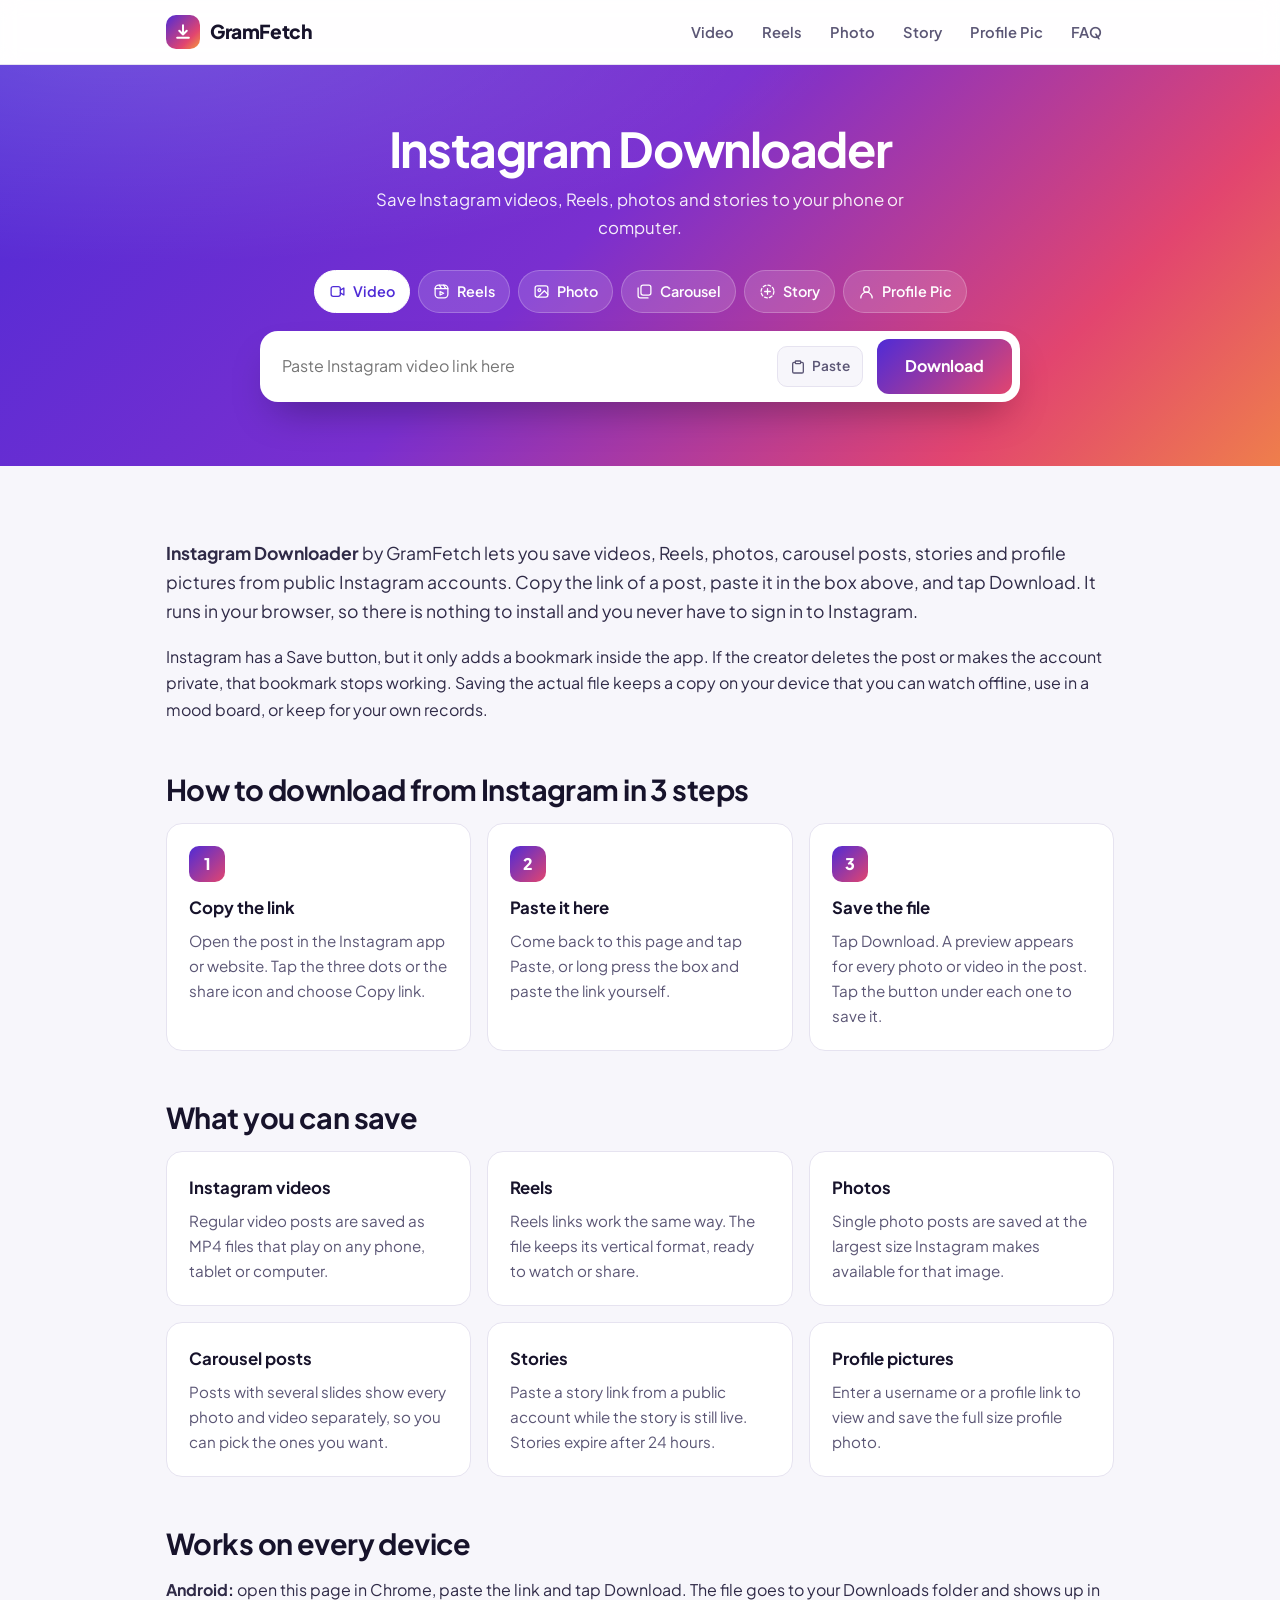
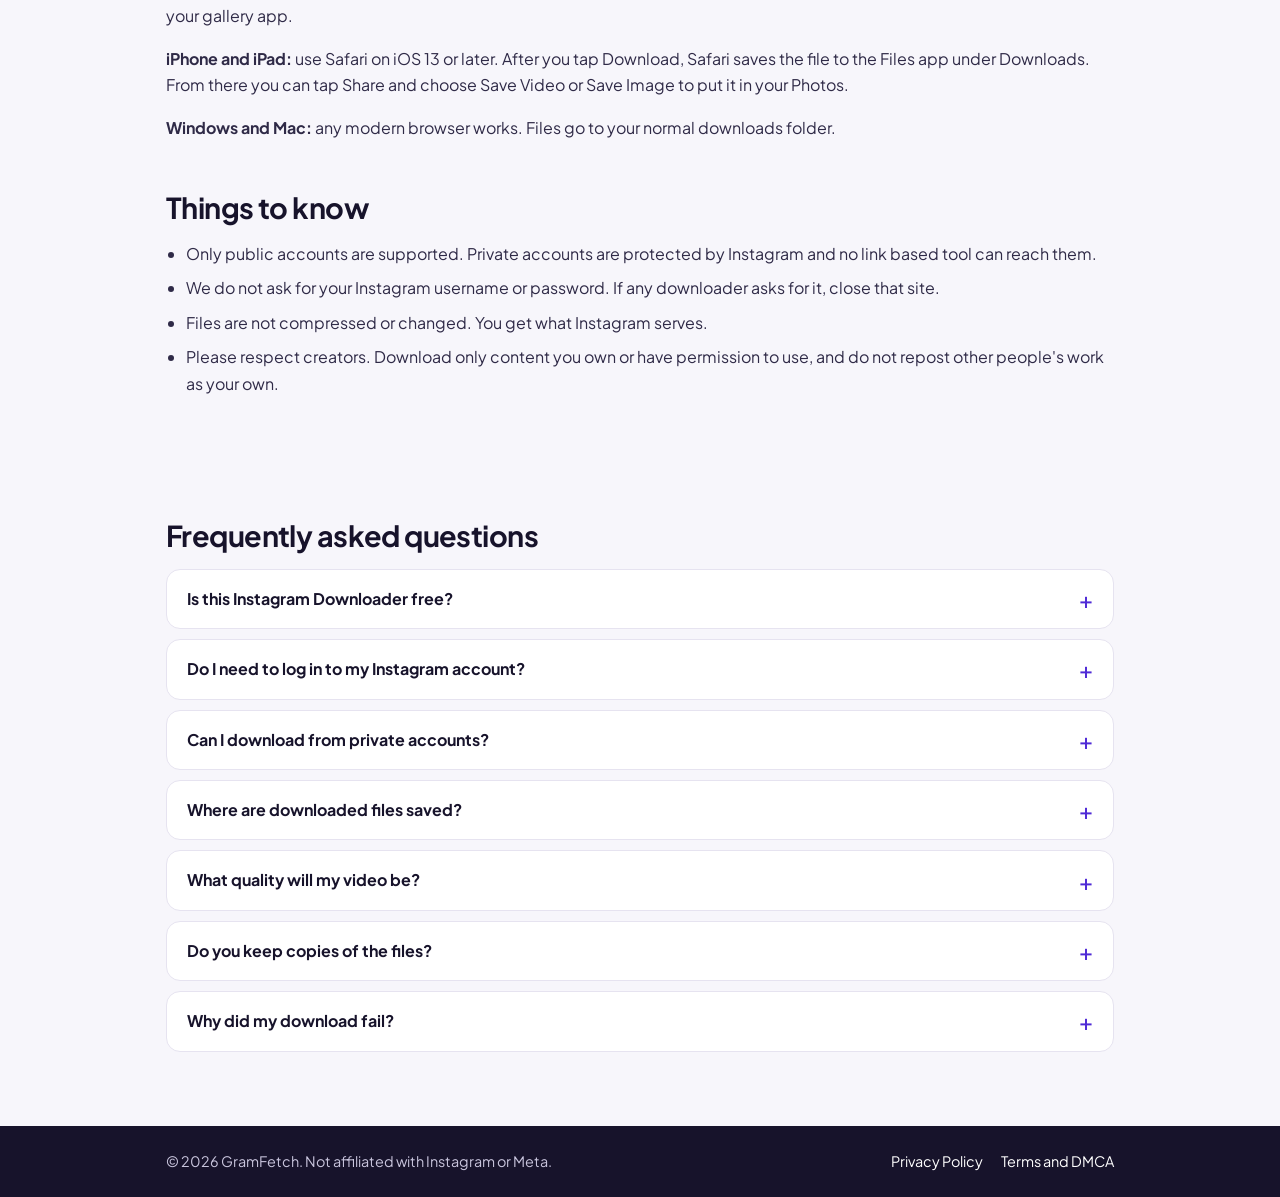
<file: index.html>
<!DOCTYPE html>
<html lang="en">
<head>
<meta charset="utf-8">
<meta name="viewport" content="width=device-width, initial-scale=1">
<title>Instagram Downloader: Save Videos, Reels, Photos and Stories | GramFetch</title>
<meta name="description" content="Free Instagram Downloader. Paste a link to save Instagram videos, Reels, photos, carousel posts, stories and profile pictures. No login and no app needed.">
<link rel="canonical" href="https://www.example.com/">
<meta property="og:type" content="website">
<meta property="og:title" content="Instagram Downloader | GramFetch">
<meta property="og:description" content="Save Instagram videos, Reels, photos and stories by pasting a link. Free, no login.">
<meta property="og:url" content="https://www.example.com/">
<meta name="theme-color" content="#4f2bd6">
<link rel="icon" href="favicon.svg" type="image/svg+xml">
<link rel="preconnect" href="https://fonts.googleapis.com">
<link rel="preconnect" href="https://fonts.gstatic.com" crossorigin>
<link href="https://fonts.googleapis.com/css2?family=Plus+Jakarta+Sans:wght@400;500;600;700;800&display=swap" rel="stylesheet">
<link rel="stylesheet" href="style.css">

<script type="application/ld+json">
{
  "@context": "https://schema.org",
  "@type": "WebApplication",
  "name": "GramFetch Instagram Downloader",
  "url": "https://www.example.com/",
  "applicationCategory": "MultimediaApplication",
  "operatingSystem": "Any",
  "browserRequirements": "Requires a modern web browser",
  "offers": { "@type": "Offer", "price": "0", "priceCurrency": "USD" }
}
</script>
<script type="application/ld+json">
{
  "@context": "https://schema.org",
  "@type": "FAQPage",
  "mainEntity": [
    {"@type": "Question", "name": "Is this Instagram Downloader free?", "acceptedAnswer": {"@type": "Answer", "text": "Yes. There is no charge, no sign up and no limit on file size. A light rate limit is used only to keep the service fast for everyone."}},
    {"@type": "Question", "name": "Do I need to log in to my Instagram account?", "acceptedAnswer": {"@type": "Answer", "text": "No. You only paste a public link. Never give your Instagram password to any downloader website."}},
    {"@type": "Question", "name": "Can I download from private accounts?", "acceptedAnswer": {"@type": "Answer", "text": "No. Private accounts are protected by Instagram, so only content from public accounts can be saved."}},
    {"@type": "Question", "name": "Where are downloaded files saved?", "acceptedAnswer": {"@type": "Answer", "text": "Files go to your browser's default download folder. On Android this is usually the Downloads folder. On iPhone, Safari saves them to the Files app under Downloads."}},
    {"@type": "Question", "name": "What quality will my video be?", "acceptedAnswer": {"@type": "Answer", "text": "You get the same file Instagram delivers to viewers. GramFetch does not compress or re-encode it."}},
    {"@type": "Question", "name": "Do you keep copies of the files?", "acceptedAnswer": {"@type": "Answer", "text": "No. Files stream from Instagram's servers to your device. We only keep the media link in a short cache for about 10 minutes to speed up repeat requests."}}
  ]
}
</script>
</head>
<body>

<header class="site-header">
  <div class="wrap header-row">
    <a href="./" class="logo" aria-label="GramFetch home">
      <span class="logo-mark" aria-hidden="true">
        <svg viewBox="0 0 24 24" width="20" height="20"><path d="M12 4v11m0 0-4.5-4.5M12 15l4.5-4.5M5 19h14" fill="none" stroke="currentColor" stroke-width="2.4" stroke-linecap="round" stroke-linejoin="round"/></svg>
      </span>
      GramFetch
    </a>
    <button class="menu-btn" aria-label="Open menu" aria-expanded="false" aria-controls="nav">
      <span></span><span></span><span></span>
    </button>
    <nav id="nav" class="nav">
      <a href="#tool" data-tab="video">Video</a>
      <a href="#tool" data-tab="reels">Reels</a>
      <a href="#tool" data-tab="photo">Photo</a>
      <a href="#tool" data-tab="story">Story</a>
      <a href="#tool" data-tab="profile">Profile Pic</a>
      <a href="#faq">FAQ</a>
    </nav>
  </div>
</header>

<main>
  <section class="hero" id="tool">
    <div class="wrap">
      <h1>Instagram Downloader</h1>
      <p class="hero-sub" id="heroSub">Save Instagram videos, Reels, photos and stories to your phone or computer.</p>

      <div class="tabs" role="tablist" aria-label="Content type">
        <button role="tab" class="tab active" data-type="video" aria-selected="true">
          <svg viewBox="0 0 24 24"><rect x="3" y="5" width="13" height="14" rx="3"/><path d="m16 10 5-3v10l-5-3"/></svg>Video
        </button>
        <button role="tab" class="tab" data-type="reels" aria-selected="false">
          <svg viewBox="0 0 24 24"><rect x="3" y="3" width="18" height="18" rx="5"/><path d="M3 8h18M9 3l3 5M15 3l3 5"/><path d="m10 12 5 2.5-5 2.5z"/></svg>Reels
        </button>
        <button role="tab" class="tab" data-type="photo" aria-selected="false">
          <svg viewBox="0 0 24 24"><rect x="3" y="4" width="18" height="16" rx="3"/><circle cx="9" cy="10" r="2"/><path d="m21 16-5-5-9 9"/></svg>Photo
        </button>
        <button role="tab" class="tab" data-type="carousel" aria-selected="false">
          <svg viewBox="0 0 24 24"><rect x="7" y="3" width="14" height="14" rx="3"/><path d="M3 7v11a3 3 0 0 0 3 3h11"/></svg>Carousel
        </button>
        <button role="tab" class="tab" data-type="story" aria-selected="false">
          <svg viewBox="0 0 24 24"><circle cx="12" cy="12" r="9" stroke-dasharray="4 3"/><path d="M12 8v8M8 12h8"/></svg>Story
        </button>
        <button role="tab" class="tab" data-type="profile" aria-selected="false">
          <svg viewBox="0 0 24 24"><circle cx="12" cy="9" r="4"/><path d="M4 21a8 8 0 0 1 16 0"/></svg>Profile Pic
        </button>
      </div>

      <form class="search" id="form" autocomplete="off">
        <label for="url" class="sr-only">Instagram link</label>
        <div class="field">
          <input id="url" name="url" type="text" inputmode="url" placeholder="Paste Instagram video link here" required>
          <button type="button" class="paste-btn" id="pasteBtn">
            <svg viewBox="0 0 24 24"><rect x="8" y="3" width="8" height="4" rx="1"/><path d="M16 5h2a2 2 0 0 1 2 2v12a2 2 0 0 1-2 2H6a2 2 0 0 1-2-2V7a2 2 0 0 1 2-2h2"/></svg>
            <span>Paste</span>
          </button>
        </div>
        <button type="submit" class="go-btn" id="goBtn">
          <span class="go-label">Download</span>
          <span class="spinner" aria-hidden="true"></span>
        </button>
      </form>

      <p class="error" id="error" role="alert" hidden></p>
    </div>
  </section>

  <section class="results wrap" id="results" aria-live="polite" hidden>
    <div class="results-head">
      <div>
        <p class="results-user" id="resultsUser"></p>
        <p class="results-title" id="resultsTitle"></p>
      </div>
      <button class="link-btn" id="resetBtn" type="button">New download</button>
    </div>
    <div class="grid" id="grid"></div>
  </section>

  <section class="wrap content">
    <p class="lead"><strong>Instagram Downloader</strong> by GramFetch lets you save videos, Reels, photos, carousel posts, stories and profile pictures from public Instagram accounts. Copy the link of a post, paste it in the box above, and tap Download. It runs in your browser, so there is nothing to install and you never have to sign in to Instagram.</p>
    <p>Instagram has a Save button, but it only adds a bookmark inside the app. If the creator deletes the post or makes the account private, that bookmark stops working. Saving the actual file keeps a copy on your device that you can watch offline, use in a mood board, or keep for your own records.</p>

    <h2>How to download from Instagram in 3 steps</h2>
    <ol class="steps">
      <li>
        <span class="step-num">1</span>
        <h3>Copy the link</h3>
        <p>Open the post in the Instagram app or website. Tap the three dots or the share icon and choose Copy link.</p>
      </li>
      <li>
        <span class="step-num">2</span>
        <h3>Paste it here</h3>
        <p>Come back to this page and tap Paste, or long press the box and paste the link yourself.</p>
      </li>
      <li>
        <span class="step-num">3</span>
        <h3>Save the file</h3>
        <p>Tap Download. A preview appears for every photo or video in the post. Tap the button under each one to save it.</p>
      </li>
    </ol>

    <h2>What you can save</h2>
    <div class="features">
      <article>
        <h3>Instagram videos</h3>
        <p>Regular video posts are saved as MP4 files that play on any phone, tablet or computer.</p>
      </article>
      <article>
        <h3>Reels</h3>
        <p>Reels links work the same way. The file keeps its vertical format, ready to watch or share.</p>
      </article>
      <article>
        <h3>Photos</h3>
        <p>Single photo posts are saved at the largest size Instagram makes available for that image.</p>
      </article>
      <article>
        <h3>Carousel posts</h3>
        <p>Posts with several slides show every photo and video separately, so you can pick the ones you want.</p>
      </article>
      <article>
        <h3>Stories</h3>
        <p>Paste a story link from a public account while the story is still live. Stories expire after 24 hours.</p>
      </article>
      <article>
        <h3>Profile pictures</h3>
        <p>Enter a username or a profile link to view and save the full size profile photo.</p>
      </article>
    </div>

    <h2>Works on every device</h2>
    <p><strong>Android:</strong> open this page in Chrome, paste the link and tap Download. The file goes to your Downloads folder and shows up in your gallery app.</p>
    <p><strong>iPhone and iPad:</strong> use Safari on iOS 13 or later. After you tap Download, Safari saves the file to the Files app under Downloads. From there you can tap Share and choose Save Video or Save Image to put it in your Photos.</p>
    <p><strong>Windows and Mac:</strong> any modern browser works. Files go to your normal downloads folder.</p>

    <h2>Things to know</h2>
    <ul class="notes">
      <li>Only public accounts are supported. Private accounts are protected by Instagram and no link based tool can reach them.</li>
      <li>We do not ask for your Instagram username or password. If any downloader asks for it, close that site.</li>
      <li>Files are not compressed or changed. You get what Instagram serves.</li>
      <li>Please respect creators. Download only content you own or have permission to use, and do not repost other people's work as your own.</li>
    </ul>
  </section>

  <section class="wrap faq" id="faq">
    <h2>Frequently asked questions</h2>
    <details>
      <summary>Is this Instagram Downloader free?</summary>
      <p>Yes. There is no charge, no sign up and no limit on file size. A light rate limit is used only to keep the service fast for everyone.</p>
    </details>
    <details>
      <summary>Do I need to log in to my Instagram account?</summary>
      <p>No. You only paste a public link. Never give your Instagram password to any downloader website.</p>
    </details>
    <details>
      <summary>Can I download from private accounts?</summary>
      <p>No. Private accounts are protected by Instagram, so only content from public accounts can be saved.</p>
    </details>
    <details>
      <summary>Where are downloaded files saved?</summary>
      <p>Files go to your browser's default download folder. On Android this is usually the Downloads folder. On iPhone, Safari saves them to the Files app under Downloads.</p>
    </details>
    <details>
      <summary>What quality will my video be?</summary>
      <p>You get the same file Instagram delivers to viewers. GramFetch does not compress or re-encode it.</p>
    </details>
    <details>
      <summary>Do you keep copies of the files?</summary>
      <p>No. Files stream from Instagram's servers to your device. We only keep the media link in a short cache for about 10 minutes to speed up repeat requests.</p>
    </details>
    <details>
      <summary>Why did my download fail?</summary>
      <p>The most common reasons are a private account, a deleted post, an expired story, or Instagram briefly limiting requests. Wait a minute and try again, or check that the link opens in Instagram.</p>
    </details>
  </section>
</main>

<footer class="site-footer">
  <div class="wrap footer-row">
    <p>&copy; <span id="year">2026</span> GramFetch. Not affiliated with Instagram or Meta.</p>
    <nav>
      <a href="privacy.html">Privacy Policy</a>
      <a href="terms.html">Terms and DMCA</a>
    </nav>
  </div>
</footer>

<script src="app.js" defer></script>
</body>
</html>
</file>
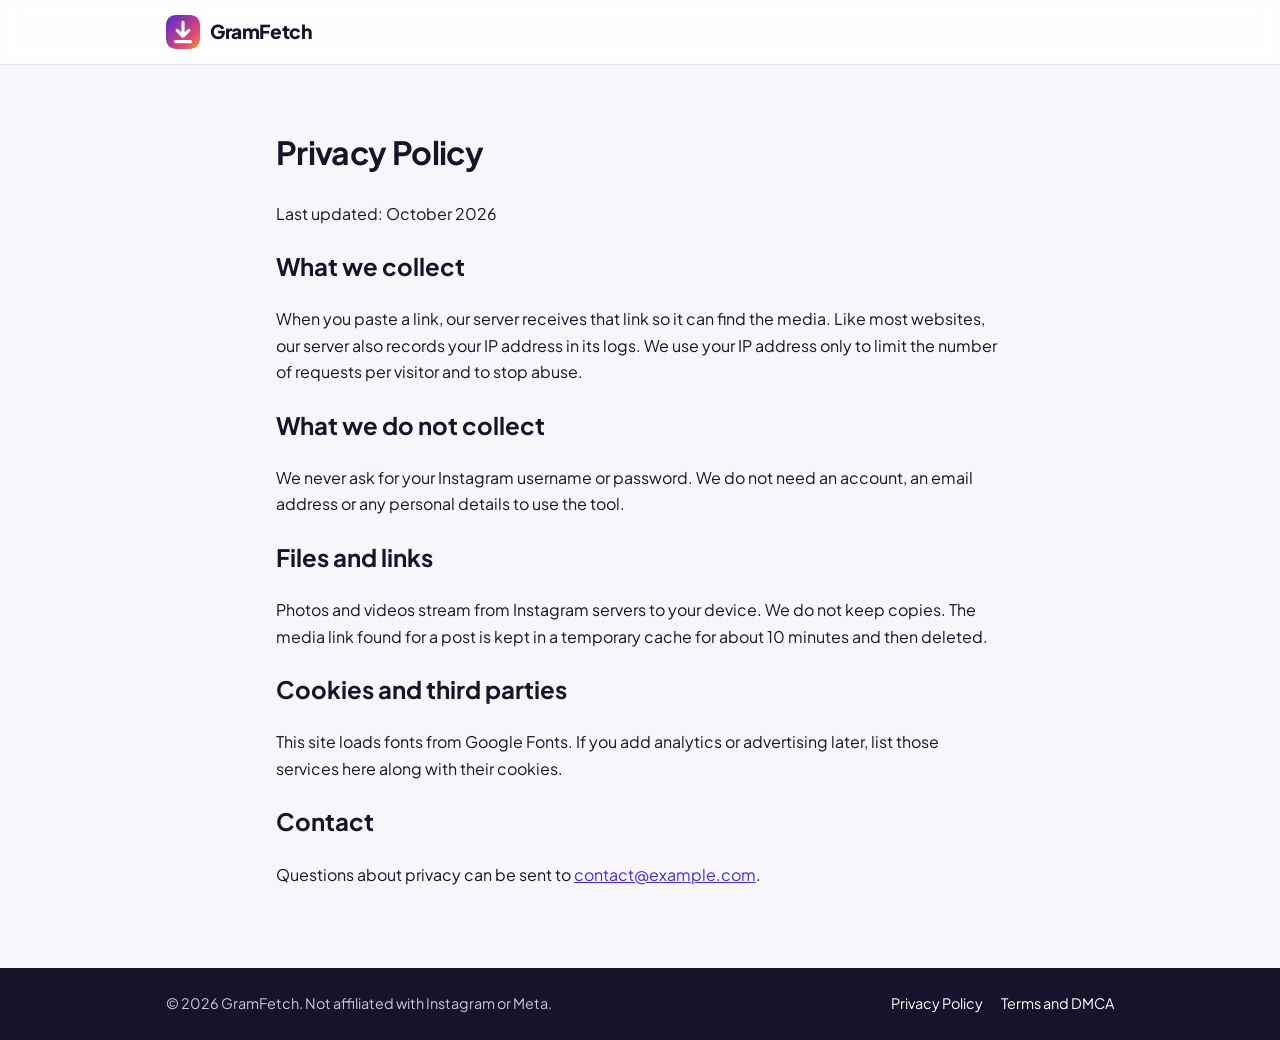
<file: privacy.html>
<!DOCTYPE html>
<html lang="en">
<head>
<meta charset="utf-8">
<meta name="viewport" content="width=device-width, initial-scale=1">
<title>Privacy Policy | GramFetch</title>
<meta name="robots" content="noindex, follow">
<link rel="icon" href="favicon.svg" type="image/svg+xml">
<link href="https://fonts.googleapis.com/css2?family=Plus+Jakarta+Sans:wght@400;600;800&display=swap" rel="stylesheet">
<link rel="stylesheet" href="style.css">
</head>
<body>
<header class="site-header"><div class="wrap header-row"><a href="./" class="logo"><img src="favicon.svg" width="34" height="34" alt="">GramFetch</a></div></header>
<main class="wrap legal">
<h1>Privacy Policy</h1>
<p>Last updated: October 2026</p>
<h2>What we collect</h2>
<p>When you paste a link, our server receives that link so it can find the media. Like most websites, our server also records your IP address in its logs. We use your IP address only to limit the number of requests per visitor and to stop abuse.</p>
<h2>What we do not collect</h2>
<p>We never ask for your Instagram username or password. We do not need an account, an email address or any personal details to use the tool.</p>
<h2>Files and links</h2>
<p>Photos and videos stream from Instagram servers to your device. We do not keep copies. The media link found for a post is kept in a temporary cache for about 10 minutes and then deleted.</p>
<h2>Cookies and third parties</h2>
<p>This site loads fonts from Google Fonts. If you add analytics or advertising later, list those services here along with their cookies.</p>
<h2>Contact</h2>
<p>Questions about privacy can be sent to <a href="mailto:contact@example.com">contact@example.com</a>.</p>
</main>
<footer class="site-footer"><div class="wrap footer-row"><p>&copy; 2026 GramFetch. Not affiliated with Instagram or Meta.</p><nav><a href="privacy.html">Privacy Policy</a><a href="terms.html">Terms and DMCA</a></nav></div></footer>
</body>
</html>
</file>
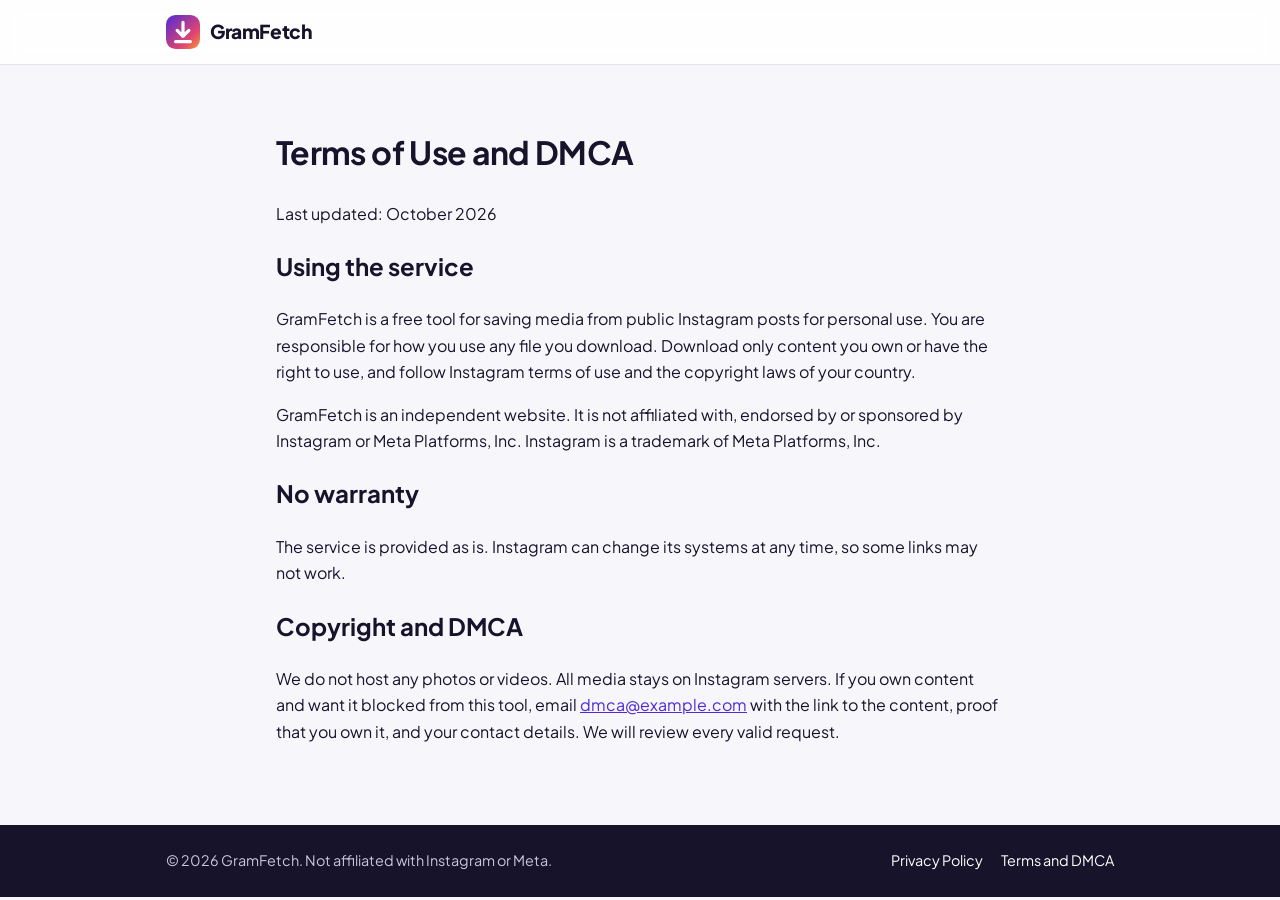
<file: terms.html>
<!DOCTYPE html>
<html lang="en">
<head>
<meta charset="utf-8">
<meta name="viewport" content="width=device-width, initial-scale=1">
<title>Terms of Use and DMCA | GramFetch</title>
<meta name="robots" content="noindex, follow">
<link rel="icon" href="favicon.svg" type="image/svg+xml">
<link href="https://fonts.googleapis.com/css2?family=Plus+Jakarta+Sans:wght@400;600;800&display=swap" rel="stylesheet">
<link rel="stylesheet" href="style.css">
</head>
<body>
<header class="site-header"><div class="wrap header-row"><a href="./" class="logo"><img src="favicon.svg" width="34" height="34" alt="">GramFetch</a></div></header>
<main class="wrap legal">
<h1>Terms of Use and DMCA</h1>
<p>Last updated: October 2026</p>
<h2>Using the service</h2>
<p>GramFetch is a free tool for saving media from public Instagram posts for personal use. You are responsible for how you use any file you download. Download only content you own or have the right to use, and follow Instagram terms of use and the copyright laws of your country.</p>
<p>GramFetch is an independent website. It is not affiliated with, endorsed by or sponsored by Instagram or Meta Platforms, Inc. Instagram is a trademark of Meta Platforms, Inc.</p>
<h2>No warranty</h2>
<p>The service is provided as is. Instagram can change its systems at any time, so some links may not work.</p>
<h2>Copyright and DMCA</h2>
<p>We do not host any photos or videos. All media stays on Instagram servers. If you own content and want it blocked from this tool, email <a href="mailto:dmca@example.com">dmca@example.com</a> with the link to the content, proof that you own it, and your contact details. We will review every valid request.</p>
</main>
<footer class="site-footer"><div class="wrap footer-row"><p>&copy; 2026 GramFetch. Not affiliated with Instagram or Meta.</p><nav><a href="privacy.html">Privacy Policy</a><a href="terms.html">Terms and DMCA</a></nav></div></footer>
</body>
</html>
</file>
<file: style.css>
:root {
  --ink: #17132b;
  --ink-soft: #5b5675;
  --bg: #f7f6fb;
  --card: #ffffff;
  --line: #e6e3f0;
  --brand: #4f2bd6;
  --brand-2: #e2456f;
  --brand-3: #f59b3a;
  --ok: #138a52;
  --err: #c62d3a;
  --radius: 16px;
  --shadow: 0 10px 30px -12px rgba(36, 18, 110, .25);
}

* { box-sizing: border-box; }
html { scroll-behavior: smooth; }
body {
  margin: 0;
  font-family: "Plus Jakarta Sans", system-ui, -apple-system, "Segoe UI", Roboto, sans-serif;
  color: var(--ink);
  background: var(--bg);
  line-height: 1.65;
  -webkit-font-smoothing: antialiased;
}
img { max-width: 100%; display: block; }
a { color: var(--brand); }
.wrap { width: 100%; max-width: 980px; margin: 0 auto; padding: 0 16px; }
.sr-only { position: absolute; width: 1px; height: 1px; overflow: hidden; clip: rect(0 0 0 0); white-space: nowrap; }

/* Header */
.site-header {
  background: rgba(255,255,255,.9);
  backdrop-filter: blur(10px);
  border-bottom: 1px solid var(--line);
  position: sticky; top: 0; z-index: 20;
}
.header-row { display: flex; align-items: center; justify-content: space-between; height: 64px; }
.logo { display: flex; align-items: center; gap: 10px; font-weight: 800; font-size: 1.2rem; color: var(--ink); text-decoration: none; letter-spacing: -.02em; }
.logo-mark {
  width: 34px; height: 34px; border-radius: 10px; display: grid; place-items: center; color: #fff;
  background: linear-gradient(135deg, var(--brand), var(--brand-2) 70%, var(--brand-3));
}
.nav { display: flex; gap: 4px; }
.nav a { color: var(--ink-soft); text-decoration: none; font-weight: 600; font-size: .92rem; padding: 8px 12px; border-radius: 10px; }
.nav a:hover { background: var(--bg); color: var(--ink); }
.menu-btn { display: none; background: none; border: 0; padding: 8px; cursor: pointer; }
.menu-btn span { display: block; width: 22px; height: 2px; background: var(--ink); margin: 5px 0; border-radius: 2px; }

/* Hero */
.hero {
  background:
    radial-gradient(1200px 400px at 10% -10%, rgba(255,255,255,.18), transparent 60%),
    linear-gradient(135deg, var(--brand) 0%, #7a2fcf 45%, var(--brand-2) 80%, var(--brand-3) 110%);
  color: #fff;
  padding: 56px 0 64px;
  text-align: center;
}
.hero h1 { font-size: clamp(2rem, 5vw, 3rem); line-height: 1.15; margin: 0 0 10px; letter-spacing: -.03em; }
.hero-sub { margin: 0 auto 28px; max-width: 560px; opacity: .92; font-size: 1.05rem; }

.tabs { display: flex; flex-wrap: wrap; justify-content: center; gap: 8px; margin-bottom: 18px; }
.tab {
  display: inline-flex; align-items: center; gap: 7px;
  background: rgba(255,255,255,.14); color: #fff; border: 1px solid rgba(255,255,255,.22);
  padding: 9px 14px; border-radius: 999px; font: inherit; font-weight: 600; font-size: .9rem; cursor: pointer;
  transition: background .15s, color .15s;
}
.tab svg { width: 17px; height: 17px; fill: none; stroke: currentColor; stroke-width: 1.8; stroke-linecap: round; stroke-linejoin: round; }
.tab:hover { background: rgba(255,255,255,.24); }
.tab.active { background: #fff; color: var(--brand); border-color: #fff; }

.search {
  display: flex; gap: 10px; max-width: 760px; margin: 0 auto;
  background: #fff; padding: 8px; border-radius: 18px; box-shadow: 0 20px 40px -15px rgba(0,0,0,.35);
}
.field { flex: 1; position: relative; display: flex; align-items: center; }
.field input {
  width: 100%; border: 0; outline: none; font: inherit; font-size: 1rem; color: var(--ink);
  padding: 14px 96px 14px 14px; background: transparent; min-width: 0;
}
.paste-btn {
  position: absolute; right: 4px; display: inline-flex; align-items: center; gap: 6px;
  background: var(--bg); border: 1px solid var(--line); color: var(--ink-soft);
  padding: 8px 12px; border-radius: 10px; font: inherit; font-size: .85rem; font-weight: 600; cursor: pointer;
}
.paste-btn svg { width: 16px; height: 16px; fill: none; stroke: currentColor; stroke-width: 2; }
.paste-btn:hover { color: var(--ink); }
.go-btn {
  position: relative; border: 0; cursor: pointer; font: inherit; font-weight: 700; font-size: 1rem; color: #fff;
  background: linear-gradient(135deg, var(--brand), var(--brand-2));
  padding: 0 28px; border-radius: 12px; min-height: 52px;
}
.go-btn:hover { filter: brightness(1.06); }
.go-btn:disabled { cursor: wait; opacity: .85; }
.spinner {
  display: none; width: 20px; height: 20px; border-radius: 50%;
  border: 2.5px solid rgba(255,255,255,.4); border-top-color: #fff; animation: spin .7s linear infinite;
}
.go-btn.loading .go-label { visibility: hidden; }
.go-btn.loading .spinner { display: block; position: absolute; inset: 0; margin: auto; }
@keyframes spin { to { transform: rotate(360deg); } }

.error {
  max-width: 760px; margin: 16px auto 0; background: #fff; color: var(--err);
  border-radius: 12px; padding: 12px 16px; font-weight: 600; font-size: .95rem;
}

/* Results */
.results { margin-top: -28px; position: relative; z-index: 2; }
.results-head {
  display: flex; justify-content: space-between; align-items: flex-start; gap: 16px;
  background: var(--card); border-radius: var(--radius) var(--radius) 0 0; padding: 18px 20px; border: 1px solid var(--line); border-bottom: 0;
}
.results-user { margin: 0; font-weight: 700; }
.results-title { margin: 2px 0 0; color: var(--ink-soft); font-size: .92rem; overflow-wrap: anywhere; }
.link-btn { background: none; border: 0; color: var(--brand); font: inherit; font-weight: 700; cursor: pointer; white-space: nowrap; padding: 4px; }
.grid {
  display: grid; grid-template-columns: repeat(auto-fill, minmax(210px, 1fr)); gap: 16px;
  background: var(--card); border: 1px solid var(--line); border-top: 0;
  border-radius: 0 0 var(--radius) var(--radius); padding: 4px 20px 20px; box-shadow: var(--shadow);
}
.item { border: 1px solid var(--line); border-radius: 14px; overflow: hidden; display: flex; flex-direction: column; background: var(--bg); }
.thumb { position: relative; aspect-ratio: 4 / 5; background: #e9e6f3; }
.thumb img { width: 100%; height: 100%; object-fit: cover; }
.badge {
  position: absolute; top: 10px; left: 10px; background: rgba(23,19,43,.75); color: #fff;
  font-size: .72rem; font-weight: 700; text-transform: uppercase; letter-spacing: .05em; padding: 4px 8px; border-radius: 6px;
}
.dl {
  display: flex; align-items: center; justify-content: center; gap: 8px; margin: 12px;
  background: var(--ink); color: #fff; text-decoration: none; font-weight: 700; padding: 11px; border-radius: 10px;
}
.dl:hover { background: var(--brand); }
.dl svg { width: 18px; height: 18px; fill: none; stroke: currentColor; stroke-width: 2.2; stroke-linecap: round; stroke-linejoin: round; }

/* Content */
.content, .faq { padding-top: 56px; }
.content h2, .faq h2 { font-size: clamp(1.4rem, 3vw, 1.8rem); letter-spacing: -.02em; margin: 48px 0 16px; line-height: 1.25; }
.content h3 { font-size: 1.05rem; margin: 0 0 6px; }
.lead { font-size: 1.1rem; }
.content p { color: #2f2a47; }

.steps { list-style: none; padding: 0; margin: 0; display: grid; grid-template-columns: repeat(3, 1fr); gap: 16px; }
.steps li, .features article {
  background: var(--card); border: 1px solid var(--line); border-radius: var(--radius); padding: 22px;
}
.step-num {
  width: 36px; height: 36px; border-radius: 10px; display: grid; place-items: center; margin-bottom: 12px;
  background: linear-gradient(135deg, var(--brand), var(--brand-2)); color: #fff; font-weight: 800;
}
.steps p, .features p { margin: 0; font-size: .95rem; color: var(--ink-soft); }
.features { display: grid; grid-template-columns: repeat(3, 1fr); gap: 16px; }
.notes { padding-left: 20px; }
.notes li { margin-bottom: 8px; color: #2f2a47; }

.faq { padding-bottom: 64px; }
.faq details { background: var(--card); border: 1px solid var(--line); border-radius: 14px; margin-bottom: 10px; }
.faq summary {
  cursor: pointer; list-style: none; padding: 16px 48px 16px 20px; font-weight: 700; position: relative;
}
.faq summary::-webkit-details-marker { display: none; }
.faq summary::after {
  content: "+"; position: absolute; right: 20px; top: 50%; transform: translateY(-50%);
  font-size: 1.4rem; color: var(--brand); font-weight: 500;
}
.faq details[open] summary::after { content: "\2212"; }
.faq details p { margin: 0; padding: 0 20px 18px; color: var(--ink-soft); }

/* Footer */
.site-footer { background: var(--ink); color: #c9c5dd; font-size: .9rem; }
.footer-row { display: flex; justify-content: space-between; align-items: center; gap: 16px; padding-top: 24px; padding-bottom: 24px; flex-wrap: wrap; }
.footer-row p { margin: 0; }
.footer-row nav { display: flex; gap: 18px; }
.site-footer a { color: #fff; text-decoration: none; }
.site-footer a:hover { text-decoration: underline; }

/* Legal pages */
.legal { max-width: 760px; padding-top: 40px; padding-bottom: 64px; }
.legal h1 { letter-spacing: -.02em; }

/* Mobile */
@media (max-width: 760px) {
  .menu-btn { display: block; }
  .nav {
    display: none; position: absolute; top: 64px; left: 0; right: 0; flex-direction: column;
    background: #fff; border-bottom: 1px solid var(--line); padding: 8px 16px 16px;
  }
  .nav.open { display: flex; }
  .hero { padding: 40px 0 52px; }
  .search { flex-direction: column; }
  .go-btn { width: 100%; }
  .steps, .features { grid-template-columns: 1fr; }
  .grid { grid-template-columns: repeat(2, 1fr); gap: 10px; padding: 4px 12px 12px; }
  .results-head { padding: 16px 12px; }
  .dl { margin: 8px; font-size: .9rem; padding: 10px 6px; }
}
@media (max-width: 380px) {
  .grid { grid-template-columns: 1fr; }
}
</file>
